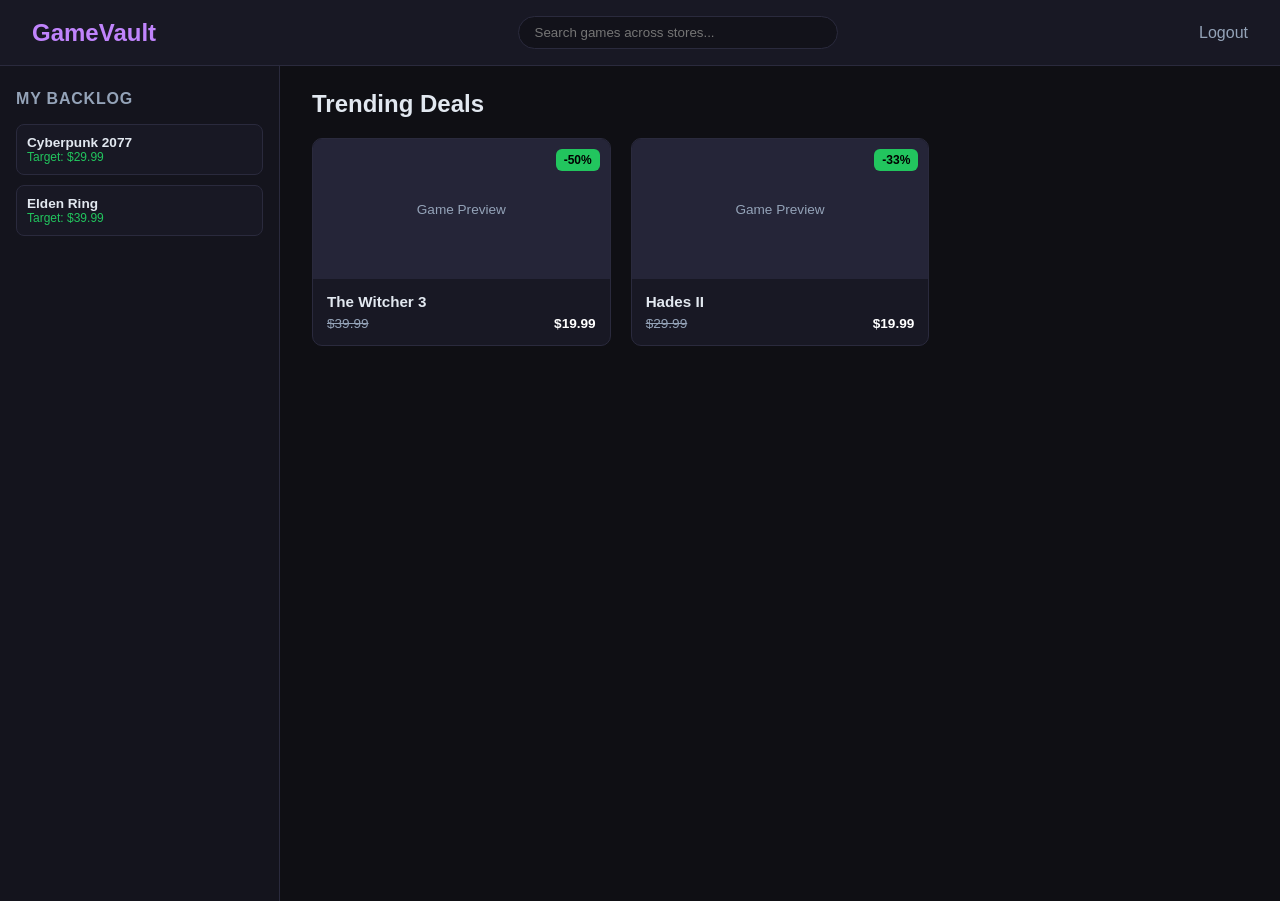
<file: index.html>
<!DOCTYPE html>
<html lang="en">
<head>
  <meta charset="UTF-8">
  <meta name="viewport" content="width=device-width, initial-scale=1.0">
  <title>GameVault - Dashboard</title>
  <link rel="stylesheet" href="styles.css">
</head>
<body>
  <nav class="navbar">
    <div class="brand">GameVault</div>
    <div class="search-bar">
      <input type="text" placeholder="Search games across stores...">
    </div>
    <div>
      <a href="login.html" style="color: var(--text-muted); text-decoration: none;">Logout</a>
    </div>
  </nav>

  <div class="dashboard-container">
    <aside class="sidebar">
      <h3>My Backlog</h3>
      <div class="backlog-item">
        <div class="backlog-info">
          <h4>Cyberpunk 2077</h4>
          <p>Target: $29.99</p>
        </div>
      </div>
      <div class="backlog-item">
        <div class="backlog-info">
          <h4>Elden Ring</h4>
          <p>Target: $39.99</p>
        </div>
      </div>
    </aside>

    <main class="main-content">
      <h2 style="margin-bottom: 20px;">Trending Deals</h2>
      <div class="game-grid">
        <div class="game-card">
          <span class="discount-badge">-50%</span>
          <div class="game-card-header">Game Preview</div>
          <div class="game-details">
            <h4>The Witcher 3</h4>
            <div class="price-row">
              <span style="text-decoration: line-through;">$39.99</span>
              <span class="current-price">$19.99</span>
            </div>
          </div>
        </div>

        <div class="game-card">
          <span class="discount-badge">-33%</span>
          <div class="game-card-header">Game Preview</div>
          <div class="game-details">
            <h4>Hades II</h4>
            <div class="price-row">
              <span style="text-decoration: line-through;">$29.99</span>
              <span class="current-price">$19.99</span>
            </div>
          </div>
        </div>
      </div>
    </main>
  </div>
</body>
</html>
</file>
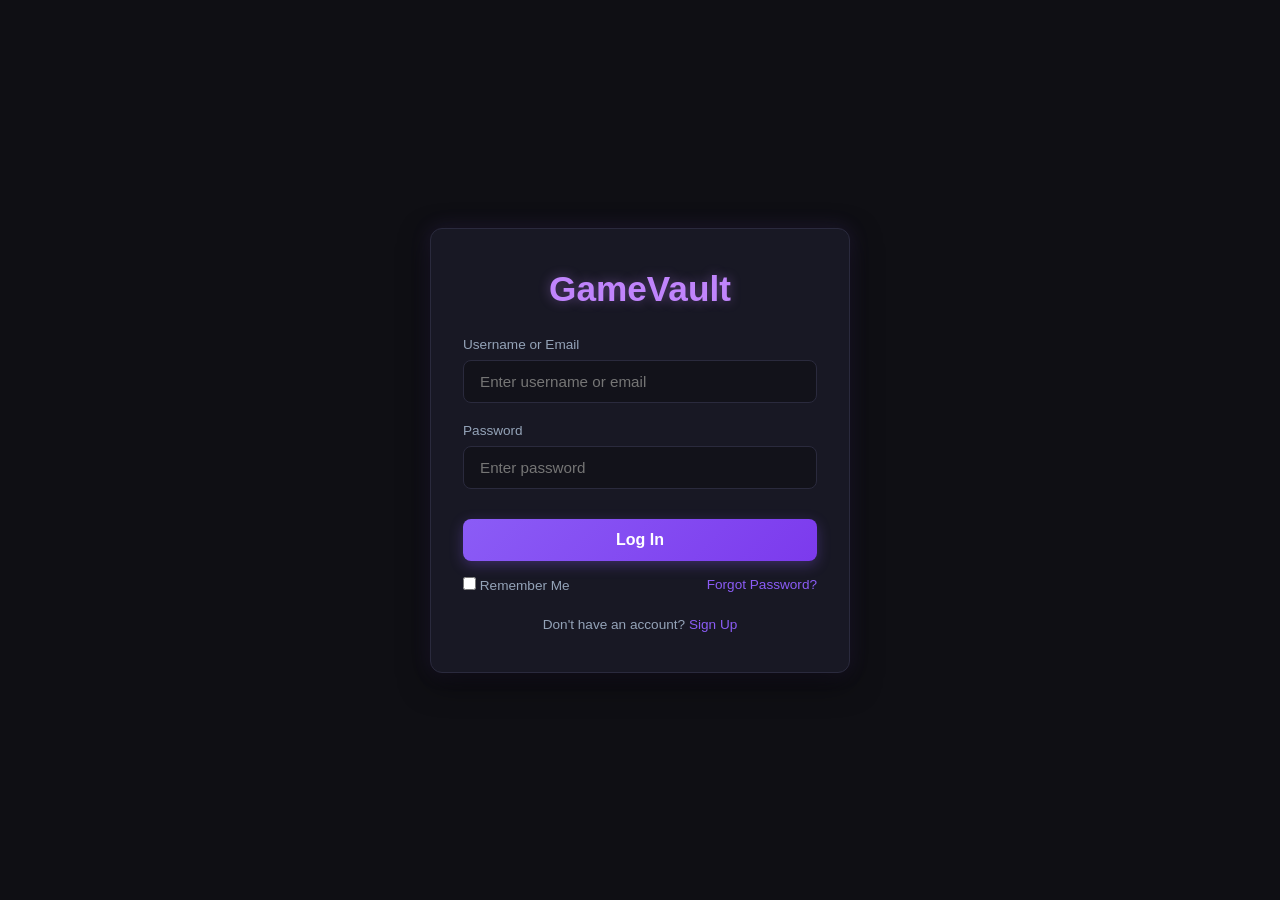
<file: login.html>
<!DOCTYPE html>
<html lang="en">
<head>
  <meta charset="UTF-8">
  <meta name="viewport" content="width=device-width, initial-scale=1.0">
  <title>GameVault - Log In</title>
  <link rel="stylesheet" href="styles.css">
</head>
<body>
  <div class="auth-wrapper">
    <div class="auth-card">
      <h1 class="brand-title">GameVault</h1>
      <form action="index.html" method="GET">
        <div class="form-group">
          <label for="username">Username or Email</label>
          <input type="text" id="username" class="form-control" placeholder="Enter username or email" required>
        </div>
        <div class="form-group">
          <label for="password">Password</label>
          <input type="password" id="password" class="form-control" placeholder="Enter password" required>
        </div>
        <button type="submit" class="btn-primary">Log In</button>
        <div class="auth-options">
          <label><input type="checkbox"> Remember Me</label>
          <a href="#">Forgot Password?</a>
        </div>
      </form>
      <div class="auth-switch">
        Don't have an account? <a href="register.html">Sign Up</a>
      </div>
    </div>
  </div>
</body>
</html>
</file>
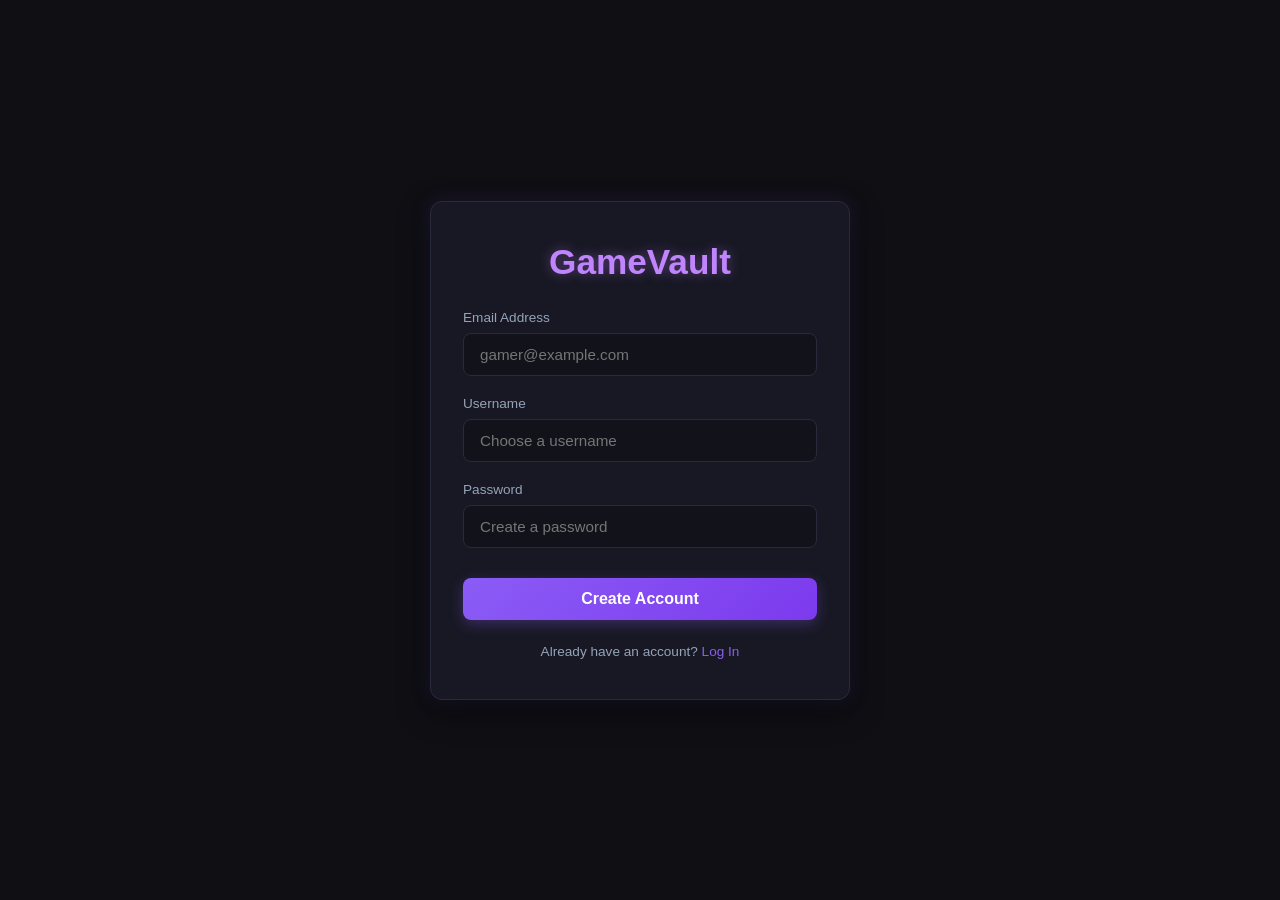
<file: register.html>
<!DOCTYPE html>
<html lang="en">
<head>
  <meta charset="UTF-8">
  <meta name="viewport" content="width=device-width, initial-scale=1.0">
  <title>GameVault - Register</title>
  <link rel="stylesheet" href="styles.css">
</head>
<body>
  <div class="auth-wrapper">
    <div class="auth-card">
      <h1 class="brand-title">GameVault</h1>
      <form action="login.html" method="GET">
        <div class="form-group">
          <label for="email">Email Address</label>
          <input type="email" id="email" class="form-control" placeholder="gamer@example.com" required>
        </div>
        <div class="form-group">
          <label for="reg-username">Username</label>
          <input type="text" id="reg-username" class="form-control" placeholder="Choose a username" required>
        </div>
        <div class="form-group">
          <label for="reg-password">Password</label>
          <input type="password" id="reg-password" class="form-control" placeholder="Create a password" required>
        </div>
        <button type="submit" class="btn-primary">Create Account</button>
      </form>
      <div class="auth-switch">
        Already have an account? <a href="login.html">Log In</a>
      </div>
    </div>
  </div>
</body>
</html>
</file>
<file: styles.css>
:root {
  --bg-color: #0f0f14;
  --card-bg: #181824;
  --card-border: #2a2a3d;
  --accent-purple: #8b5cf6;
  --accent-purple-hover: #7c3aed;
  --text-main: #e2e8f0;
  --text-muted: #94a3b8;
  --discount-green: #22c55e;
  --input-bg: #12121a;
}

* {
  box-sizing: border-box;
  margin: 0;
  padding: 0;
  font-family: 'Segoe UI', Tahoma, Geneva, Verdana, sans-serif;
}

body {
  background-color: var(--bg-color);
  color: var(--text-main);
  min-height: 100vh;
}

.auth-wrapper {
  display: flex;
  justify-content: center;
  align-items: center;
  min-height: 100vh;
  padding: 20px;
}

.auth-card {
  background: var(--card-bg);
  border: 1px solid var(--card-border);
  border-radius: 12px;
  width: 100%;
  max-width: 420px;
  padding: 40px 32px;
  box-shadow: 0 10px 30px rgba(0, 0, 0, 0.5), 0 0 20px rgba(139, 92, 246, 0.15);
  text-align: center;
}

.brand-title {
  font-size: 2.2rem;
  font-weight: 800;
  color: #c084fc;
  text-shadow: 0 0 12px rgba(192, 132, 252, 0.4);
  margin-bottom: 28px;
}

.form-group {
  text-align: left;
  margin-bottom: 20px;
}

.form-group label {
  display: block;
  font-size: 0.85rem;
  color: var(--text-muted);
  margin-bottom: 8px;
}

.form-control {
  width: 100%;
  padding: 12px 16px;
  background: var(--input-bg);
  border: 1px solid var(--card-border);
  border-radius: 8px;
  color: var(--text-main);
  font-size: 0.95rem;
  outline: none;
  transition: border-color 0.2s;
}

.form-control:focus {
  border-color: var(--accent-purple);
}

.btn-primary {
  width: 100%;
  padding: 12px;
  background: linear-gradient(135deg, var(--accent-purple), var(--accent-purple-hover));
  border: none;
  border-radius: 8px;
  color: #fff;
  font-weight: 600;
  font-size: 1rem;
  cursor: pointer;
  margin-top: 10px;
  box-shadow: 0 4px 14px rgba(139, 92, 246, 0.3);
  transition: opacity 0.2s;
}

.btn-primary:hover {
  opacity: 0.9;
}

.auth-options {
  display: flex;
  justify-content: space-between;
  align-items: center;
  font-size: 0.85rem;
  margin-top: 16px;
  color: var(--text-muted);
}

.auth-options a, .auth-switch a {
  color: var(--accent-purple);
  text-decoration: none;
}

.auth-options a:hover, .auth-switch a:hover {
  text-decoration: underline;
}

.auth-switch {
  margin-top: 24px;
  font-size: 0.85rem;
  color: var(--text-muted);
}

.navbar {
  display: flex;
  justify-content: space-between;
  align-items: center;
  padding: 16px 32px;
  background: var(--card-bg);
  border-bottom: 1px solid var(--card-border);
}

.navbar .brand {
  font-size: 1.5rem;
  font-weight: 700;
  color: #c084fc;
}

.search-bar input {
  width: 320px;
  padding: 8px 16px;
  background: var(--input-bg);
  border: 1px solid var(--card-border);
  border-radius: 20px;
  color: var(--text-main);
}

.dashboard-container {
  display: grid;
  grid-template-columns: 280px 1fr;
  min-height: calc(100vh - 65px);
}

.sidebar {
  background: #14141d;
  border-right: 1px solid var(--card-border);
  padding: 24px 16px;
}

.sidebar h3 {
  font-size: 1rem;
  margin-bottom: 16px;
  color: var(--text-muted);
  text-transform: uppercase;
  letter-spacing: 0.05em;
}

.backlog-item {
  display: flex;
  align-items: center;
  gap: 12px;
  padding: 10px;
  border-radius: 8px;
  background: var(--card-bg);
  margin-bottom: 10px;
  border: 1px solid var(--card-border);
}

.backlog-info h4 {
  font-size: 0.85rem;
}

.backlog-info p {
  font-size: 0.75rem;
  color: var(--discount-green);
}

.main-content {
  padding: 24px 32px;
}

.game-grid {
  display: grid;
  grid-template-columns: repeat(auto-fill, minmax(220px, 1fr));
  gap: 20px;
}

.game-card {
  background: var(--card-bg);
  border: 1px solid var(--card-border);
  border-radius: 10px;
  overflow: hidden;
  position: relative;
  transition: transform 0.2s;
}

.game-card:hover {
  transform: translateY(-4px);
}

.game-card-header {
  height: 140px;
  background: #252538;
  display: flex;
  align-items: center;
  justify-content: center;
  font-size: 0.85rem;
  color: var(--text-muted);
}

.discount-badge {
  position: absolute;
  top: 10px;
  right: 10px;
  background: var(--discount-green);
  color: #000;
  font-weight: 700;
  font-size: 0.75rem;
  padding: 4px 8px;
  border-radius: 6px;
}

.game-details {
  padding: 14px;
}

.game-details h4 {
  font-size: 0.95rem;
  margin-bottom: 6px;
}

.price-row {
  display: flex;
  justify-content: space-between;
  font-size: 0.85rem;
  color: var(--text-muted);
}

.current-price {
  color: #fff;
  font-weight: 700;
}
</file>
